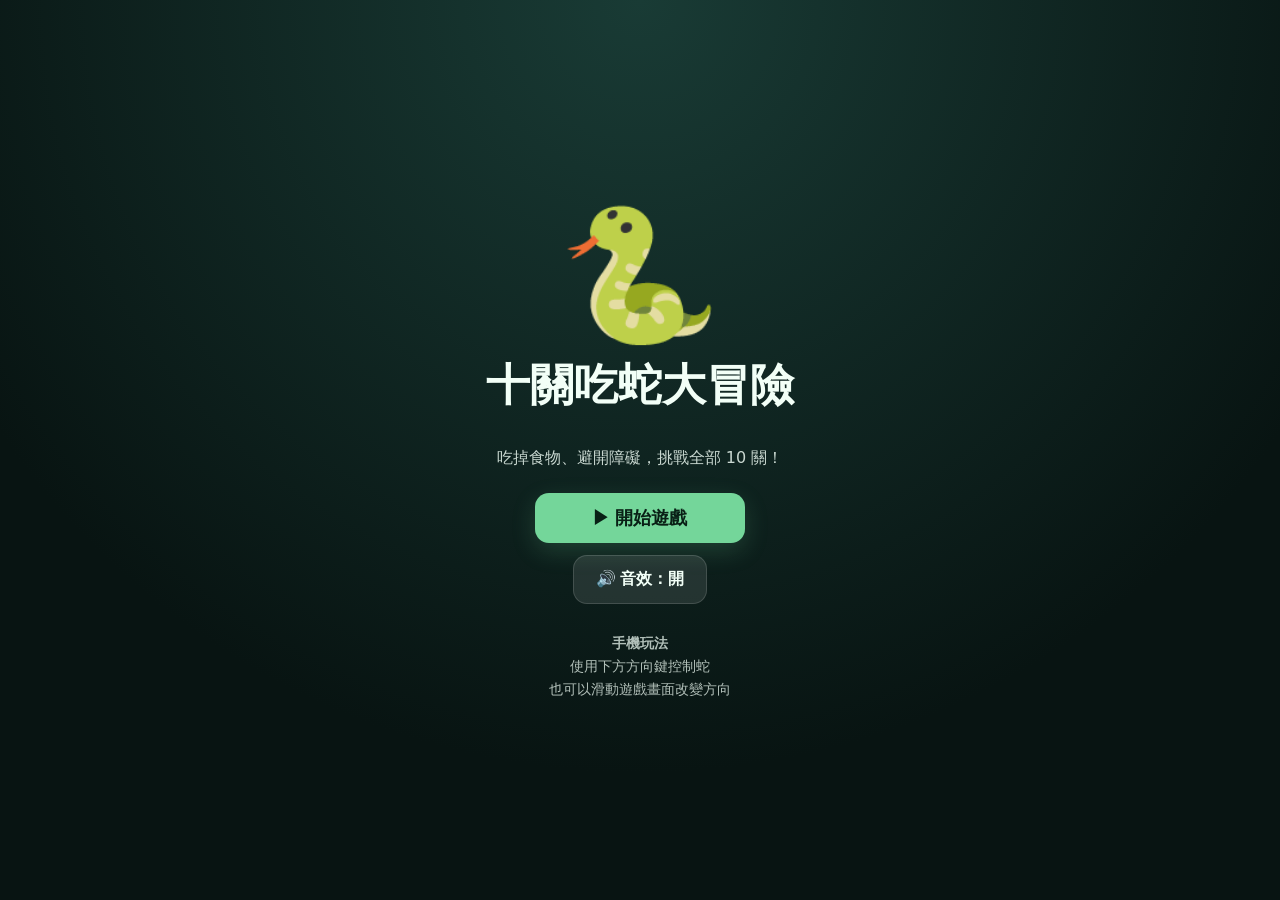
<file: index.html>
<!DOCTYPE html>
<html lang="zh-Hant">
<head>
  <meta charset="UTF-8">
  <meta name="viewport" content="width=device-width, initial-scale=1, maximum-scale=1, user-scalable=no, viewport-fit=cover">
  <meta name="theme-color" content="#081412">
  <title>🐍 十關吃蛇大冒險</title>
  <link rel="stylesheet" href="style.css">
</head>
<body>
  <main class="game-shell">
    <section id="startScreen" class="screen">
      <div class="snake-logo">🐍</div>
      <h1>十關吃蛇大冒險</h1>
      <p>吃掉食物、避開障礙，挑戰全部 10 關！</p>
      <button id="startGame" class="primary">▶ 開始遊戲</button>
      <button id="soundToggle" class="secondary">🔊 音效：開</button>
      <div class="howto">
        <b>手機玩法</b>
        <span>使用下方方向鍵控制蛇</span>
        <span>也可以滑動遊戲畫面改變方向</span>
      </div>
    </section>

    <section id="gameScreen" class="hidden">
      <h1>🐍 十關吃蛇大冒險</h1>
      <div class="hud">
        <span>關卡 <b id="level">1</b>/10</span>
        <span>分數 <b id="score">0</b></span>
        <span>目標 <b id="target">0/5</b></span>
        <span>速度 <b id="speed">1x</b></span>
      </div>

      <div class="canvas-wrap">
        <canvas id="game" width="600" height="600"></canvas>
        <div id="overlay" class="overlay hidden">
          <div id="overlayText"></div>
          <button id="overlayButton" class="primary">繼續</button>
        </div>
      </div>

      <div id="message" class="message">準備開始！</div>

      <div class="mobile-controls" aria-label="手機方向鍵">
        <button data-dir="up" class="dir up">▲</button>
        <div class="middle">
          <button data-dir="left" class="dir">◀</button>
          <button data-dir="down" class="dir">▼</button>
          <button data-dir="right" class="dir">▶</button>
        </div>
      </div>

      <div class="controls">
        <button id="pause">⏸ 暫停</button>
        <button id="restart">↻ 重新開始</button>
        <button id="backHome">⌂ 主選單</button>
      </div>
      <p class="hint">鍵盤：↑ ↓ ← → / WASD　｜　空白鍵：暫停</p>
    </section>
  </main>
  <script src="game.js"></script>
</body>
</html>
</file>
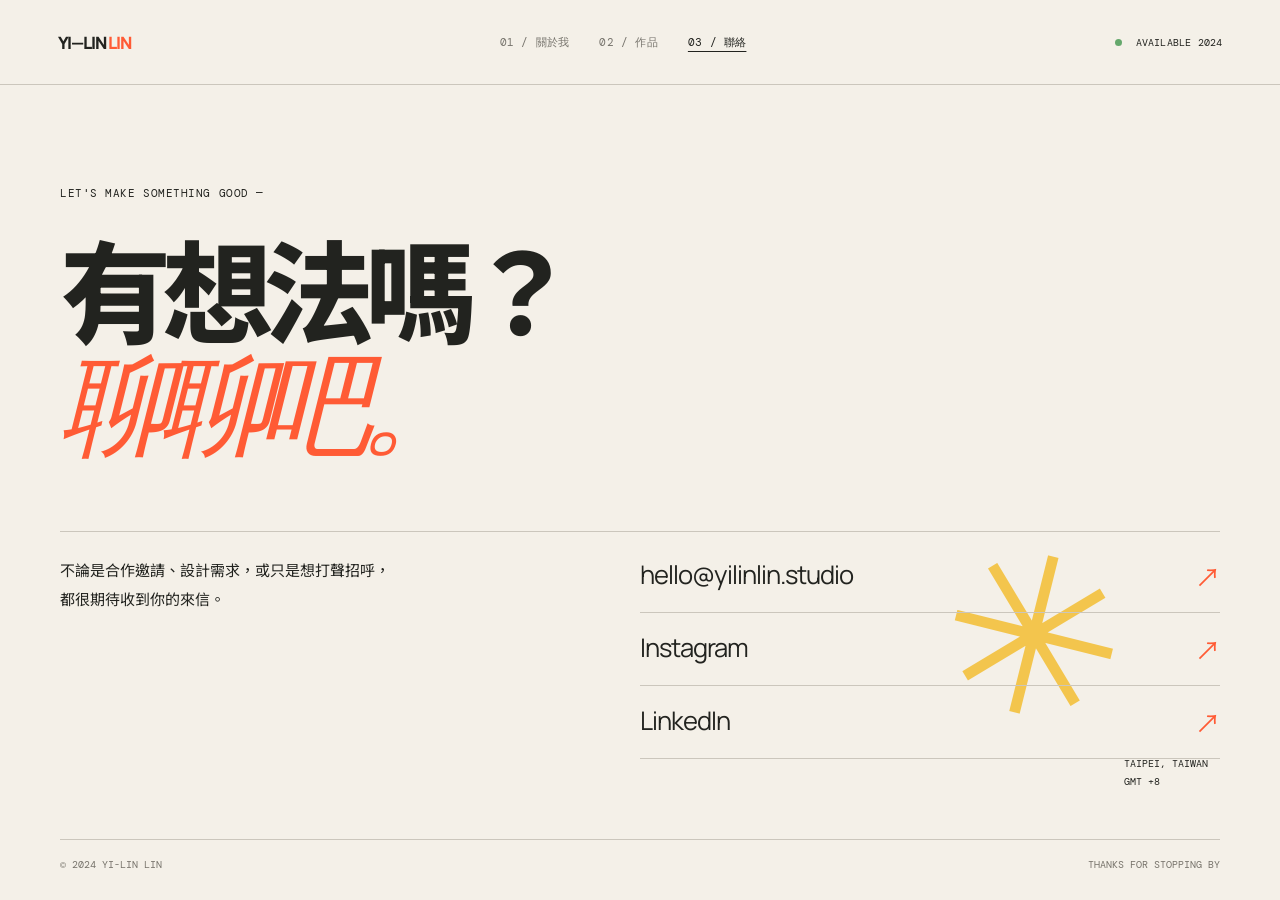
<file: contact.html>
<!doctype html>
<html lang="zh-Hant">
  <head>
    <meta charset="UTF-8" /><meta name="viewport" content="width=device-width, initial-scale=1.0" />
    <title>聯絡 — YI-LIN LIN</title>
    <link rel="preconnect" href="https://fonts.googleapis.com" /><link rel="preconnect" href="https://fonts.gstatic.com" crossorigin />
    <link href="https://fonts.googleapis.com/css2?family=DM+Mono:wght@400;500&family=Manrope:wght@400;500;600;700;800&family=Noto+Sans+TC:wght@400;500;600;700;800&display=swap" rel="stylesheet" />
    <link rel="stylesheet" href="styles.css" />
  </head>
  <body class="contact-body">
    <header class="site-header"><a class="brand" href="index.html">YI—LIN <span>LIN</span></a><nav aria-label="主要導覽"><a href="index.html">01 / 關於我</a><a href="work.html">02 / 作品</a><a class="active" href="contact.html">03 / 聯絡</a></nav><span class="availability"><i></i> AVAILABLE 2024</span></header>
    <main class="contact page-wrap">
      <p class="eyebrow">LET'S MAKE SOMETHING GOOD —</p>
      <h1>有想法嗎？<br /><span>聊聊吧。</span></h1>
      <div class="contact-grid">
        <p class="contact-intro">不論是合作邀請、設計需求，或只是想打聲招呼，都很期待收到你的來信。</p>
        <div class="contact-links"><a href="mailto:hello@yilinlin.studio">hello@yilinlin.studio <b>↗</b></a><a href="#instagram">Instagram <b>↗</b></a><a href="#linkedin">LinkedIn <b>↗</b></a></div>
      </div>
      <div class="big-star" aria-hidden="true">✳</div>
      <p class="location">TAIPEI, TAIWAN<br />GMT +8</p>
    </main>
    <footer><span>© 2024 YI-LIN LIN</span><span>THANKS FOR STOPPING BY</span></footer>
  </body>
</html>
</file>
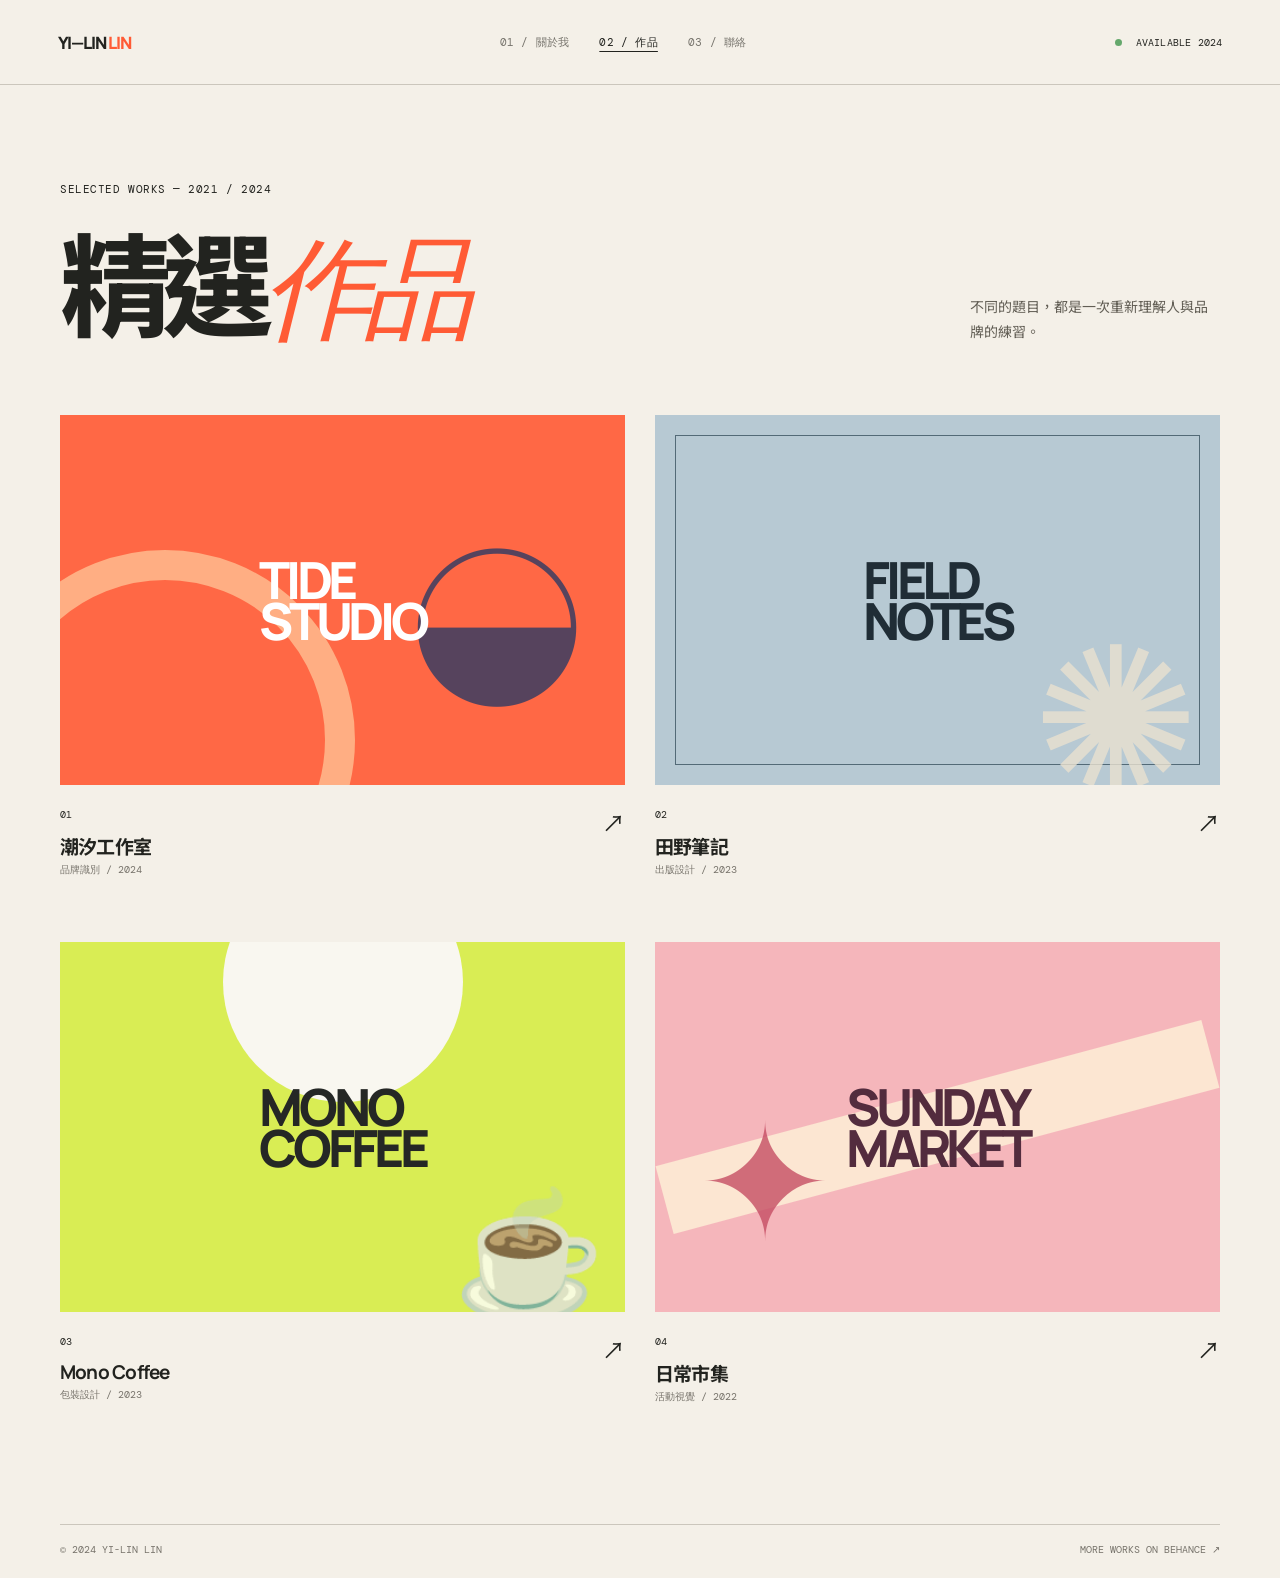
<file: work.html>
<!doctype html>
<html lang="zh-Hant">
  <head>
    <meta charset="UTF-8" /><meta name="viewport" content="width=device-width, initial-scale=1.0" />
    <title>作品 — YI-LIN LIN</title>
    <link rel="preconnect" href="https://fonts.googleapis.com" /><link rel="preconnect" href="https://fonts.gstatic.com" crossorigin />
    <link href="https://fonts.googleapis.com/css2?family=DM+Mono:wght@400;500&family=Manrope:wght@400;500;600;700;800&family=Noto+Sans+TC:wght@400;500;600;700;800&display=swap" rel="stylesheet" />
    <link rel="stylesheet" href="styles.css" />
  </head>
  <body>
    <header class="site-header"><a class="brand" href="index.html">YI—LIN <span>LIN</span></a><nav aria-label="主要導覽"><a href="index.html">01 / 關於我</a><a class="active" href="work.html">02 / 作品</a><a href="contact.html">03 / 聯絡</a></nav><span class="availability"><i></i> AVAILABLE 2024</span></header>
    <main class="page-wrap works-page">
      <p class="eyebrow">SELECTED WORKS — 2021 / 2024</p>
      <div class="works-heading"><h1>精選<span>作品</span></h1><p>不同的題目，都是一次重新理解人與品牌的練習。</p></div>
      <section class="works-grid">
        <a class="project project-orange" href="#project-tide"><div class="project-art art-tide"><span>TIDE<br />STUDIO</span><i>◒</i></div><div class="project-meta"><b>01</b><h2>潮汐工作室</h2><p>品牌識別 / 2024</p><em>↗</em></div></a>
        <a class="project project-blue" href="#project-field"><div class="project-art art-field"><span>FIELD<br />NOTES</span><i>✺</i></div><div class="project-meta"><b>02</b><h2>田野筆記</h2><p>出版設計 / 2023</p><em>↗</em></div></a>
        <a class="project project-lime" href="#project-mono"><div class="project-art art-mono"><span>MONO<br />COFFEE</span><i>☕</i></div><div class="project-meta"><b>03</b><h2>Mono Coffee</h2><p>包裝設計 / 2023</p><em>↗</em></div></a>
        <a class="project project-pink" href="#project-sunday"><div class="project-art art-sunday"><span>SUNDAY<br />MARKET</span><i>✦</i></div><div class="project-meta"><b>04</b><h2>日常市集</h2><p>活動視覺 / 2022</p><em>↗</em></div></a>
      </section>
    </main>
    <footer><span>© 2024 YI-LIN LIN</span><span>MORE WORKS ON BEHANCE ↗</span></footer>
  </body>
</html>
</file>
<file: style.css>
* { box-sizing: border-box; }

html, body {
  margin: 0;
  min-height: 100%;
  background: radial-gradient(circle at top, #193b35, #081412 70%);
}

body {
  min-height: 100vh;
  color: #f2fff7;
  font-family: system-ui, -apple-system, BlinkMacSystemFont, "Segoe UI", sans-serif;
  display: grid;
  place-items: center;
  overscroll-behavior: none;
  touch-action: manipulation;
}

button {
  -webkit-tap-highlight-color: transparent;
  user-select: none;
  touch-action: manipulation;
}

.game-shell {
  width: min(94vw, 720px);
  text-align: center;
  padding: max(16px, env(safe-area-inset-top)) 16px max(18px, env(safe-area-inset-bottom));
}

h1 {
  margin: 0 0 14px;
  font-size: clamp(26px, 7vw, 44px);
}

.hidden { display: none !important; }

.screen {
  min-height: 90vh;
  display: flex;
  flex-direction: column;
  justify-content: center;
  align-items: center;
}

.snake-logo {
  font-size: clamp(70px, 20vw, 130px);
  animation: float 1.8s ease-in-out infinite;
}

@keyframes float {
  50% { transform: translateY(-10px) rotate(3deg); }
}

.screen h1 { margin-top: 4px; }
.screen p { opacity: .82; max-width: 420px; line-height: 1.6; }

.primary, .secondary, .controls button {
  border: 0;
  border-radius: 14px;
  padding: 13px 22px;
  margin: 6px;
  font-size: 16px;
  font-weight: 800;
  cursor: pointer;
  background: #74d69a;
  color: #092016;
}

.secondary, .controls button {
  background: rgba(255,255,255,.10);
  color: #f2fff7;
  border: 1px solid rgba(255,255,255,.14);
}

.primary {
  min-width: 210px;
  font-size: 18px;
  box-shadow: 0 8px 24px rgba(116,214,154,.18);
}

button:active { transform: scale(.96); }

.howto {
  margin-top: 25px;
  display: flex;
  flex-direction: column;
  gap: 5px;
  opacity: .72;
  font-size: 14px;
}

.hud {
  display: grid;
  grid-template-columns: repeat(4, 1fr);
  gap: 7px;
  margin-bottom: 10px;
}

.hud span {
  background: rgba(255,255,255,.08);
  border: 1px solid rgba(255,255,255,.11);
  border-radius: 10px;
  padding: 9px 4px;
  font-size: 14px;
}

.canvas-wrap {
  position: relative;
  width: min(92vw, 600px);
  margin: auto;
}

canvas {
  display: block;
  width: 100%;
  height: auto;
  aspect-ratio: 1;
  background: #0b1715;
  border: 3px solid #74d69a;
  border-radius: 14px;
  box-shadow: 0 18px 50px rgba(0,0,0,.35);
  touch-action: none;
}

.overlay {
  position: absolute;
  inset: 0;
  display: grid;
  place-items: center;
  align-content: center;
  gap: 12px;
  background: rgba(0,0,0,.58);
  border-radius: 14px;
  backdrop-filter: blur(3px);
}

.overlay #overlayText {
  font-size: clamp(22px, 6vw, 34px);
  font-weight: 900;
  padding: 20px;
  white-space: pre-line;
}

.message {
  min-height: 27px;
  margin: 8px 0 4px;
  color: #a9ffd0;
  font-weight: 750;
}

.mobile-controls {
  margin: 4px auto 5px;
  width: min(260px, 72vw);
  display: flex;
  flex-direction: column;
  align-items: center;
}

.mobile-controls .middle {
  display: flex;
  gap: 7px;
}

.dir {
  width: 64px;
  height: 52px;
  border-radius: 13px;
  border: 1px solid rgba(255,255,255,.15);
  background: rgba(255,255,255,.11);
  color: #fff;
  font-size: 25px;
  font-weight: 900;
}

.dir.up { margin-bottom: 7px; }

.controls {
  display: flex;
  justify-content: center;
  flex-wrap: wrap;
  margin-top: 3px;
}

.controls button {
  padding: 9px 13px;
  font-size: 14px;
  margin: 4px;
}

.hint {
  opacity: .58;
  font-size: 12px;
  margin: 3px 0;
}

@media (min-width: 700px) {
  .mobile-controls { display: none; }
}

@media (max-height: 750px) and (max-width: 700px) {
  .game-shell { padding-top: 8px; }
  h1 { margin-bottom: 7px; }
  .hud span { padding: 6px 2px; }
  .message { margin: 3px 0; min-height: 22px; }
  .dir { height: 45px; width: 58px; }
  .controls button { padding: 7px 10px; }
}
</file>
<file: styles.css>
:root{--ink:#22231f;--paper:#f4f0e8;--orange:#ff5b35;--line:#cbc6bc;--mono:'DM Mono',monospace;--sans:'Manrope','Noto Sans TC',sans-serif}*{box-sizing:border-box}html{scroll-behavior:smooth}body{margin:0;background:var(--paper);color:var(--ink);font-family:var(--sans)}.site-header{height:85px;border-bottom:1px solid var(--line);display:flex;align-items:center;padding:0 4.5vw;gap:30px}.brand{font-size:17px;line-height:1;font-weight:800;letter-spacing:-1px;text-decoration:none;color:var(--ink);white-space:nowrap}.brand span{color:var(--orange)}nav{display:flex;gap:30px;margin:auto}nav a{color:#77746d;font:11px var(--mono);letter-spacing:.02em;text-decoration:none}nav a.active,nav a:hover{color:var(--ink);text-decoration:underline;text-underline-offset:5px}.availability{font:10px var(--mono);letter-spacing:.02em}.availability i{display:inline-block;width:7px;height:7px;border-radius:50%;background:#65a86c;margin-right:7px}.page-wrap{width:min(1160px,91vw);margin:auto}.hero{min-height:calc(100vh - 85px);padding:9.3vh 0 5vh;display:flex;flex-direction:column}.eyebrow,.section-label{font:11px var(--mono);letter-spacing:.05em}.hero-title{display:grid;grid-template-columns:1fr 255px;align-items:end;margin:auto 0}.hero h1,.works-heading h1,.contact h1{font-size:clamp(57px,8.7vw,128px);line-height:.98;letter-spacing:-.085em;margin:0;font-weight:800}.hero h1 span,.works-heading h1 span,.contact h1 span{color:var(--orange);font-style:italic;font-family:Georgia,serif;font-weight:400;letter-spacing:-.1em}.intro{font-size:15px;line-height:1.85;margin:0 0 8px;color:#4c4b46}.hero-bottom{display:flex;align-items:end;margin-top:auto;padding-top:75px}.round-link{width:110px;height:110px;background:var(--orange);border-radius:50%;display:flex;flex-direction:column;justify-content:center;align-items:center;color:#fff;text-decoration:none;font-size:12px;font-weight:700;transition:transform .25s}.round-link:hover{transform:rotate(-10deg) scale(1.06)}.round-link b{font-size:22px;font-weight:400}.scroll-note{margin:0 auto;font:10px var(--mono);color:#6c6961}.scroll-note span{font-size:16px;margin-left:10px}.scribble{font-size:64px;line-height:1;color:#f2bf4e;transform:rotate(17deg)}.about{border-top:1px solid var(--line);padding:110px 0 120px;display:grid;grid-template-columns:1fr 2fr 1fr;gap:30px}.about-copy{max-width:520px}.about-copy .lead{font-size:29px;font-weight:700;line-height:1.45;margin:0 0 27px;letter-spacing:-.04em}.about-copy p:not(.lead){font-size:15px;line-height:2;color:#5c5952;margin:0}.text-link{display:inline-block;margin-top:35px;color:var(--ink);font-size:13px;font-weight:700;text-decoration:none;border-bottom:1px solid;padding-bottom:4px}.text-link span{margin-left:13px}.fact-card{border-left:1px solid var(--line);padding-left:24px;margin:0}.fact-card p{font:10px var(--mono);margin:0 0 7px;color:#827e76}.fact-card strong{font:11px var(--mono);display:block;margin-bottom:27px}footer{width:min(1160px,91vw);border-top:1px solid var(--line);margin:auto;padding:18px 0 22px;display:flex;justify-content:space-between;font:10px var(--mono);color:#77736b}.works-page{padding:9.5vh 0 120px}.works-heading{display:flex;align-items:end;justify-content:space-between;margin:35px 0 70px}.works-heading p{width:250px;font-size:14px;line-height:1.8;color:#625e55;margin:0}.works-grid{display:grid;grid-template-columns:repeat(2,1fr);gap:65px 30px}.project{text-decoration:none;color:var(--ink)}.project-art{height:370px;position:relative;overflow:hidden;display:flex;align-items:center;justify-content:center;transition:transform .3s}.project:hover .project-art{transform:scale(.98)}.project-art span{font-size:clamp(30px,4vw,53px);font-weight:800;line-height:.8;letter-spacing:-.08em;z-index:1}.project-art i{font-style:normal;position:absolute;opacity:.8}.art-tide{background:#ff6845;color:#fff}.art-tide:before{content:'';position:absolute;width:320px;height:320px;border:30px solid #ffae83;border-radius:50%;left:-85px;bottom:-145px}.art-tide i{font-size:180px;right:38px;top:72px;color:#2d3b64}.art-field{background:#b7c9d3;color:#202d36}.art-field:before{content:'';position:absolute;inset:20px;border:1px solid #536a77}.art-field i{font-size:200px;right:20px;bottom:-65px;color:#e9e1d0}.art-mono{background:#d9ed54;color:#252725}.art-mono:before{content:'';position:absolute;width:240px;height:240px;background:#f9f7f0;border-radius:50%;top:-80px;left:50%;transform:translateX(-50%)}.art-mono i{font-size:122px;bottom:-22px;right:20px}.art-sunday{background:#f5b6bb;color:#532c3e}.art-sunday:before{content:'';position:absolute;width:100%;height:70px;background:#fce6d2;transform:rotate(-15deg)}.art-sunday i{font-size:160px;left:43px;bottom:25px;color:#c64e64}.project-meta{position:relative;padding-top:16px}.project-meta b,.project-meta p{font:10px var(--mono)}.project-meta h2{font-size:19px;margin:9px 0 3px;letter-spacing:-.04em}.project-meta p{margin:0;color:#77736b}.project-meta em{font-size:23px;font-style:normal;position:absolute;right:0;top:20px}.contact{min-height:calc(100vh - 146px);padding:10vh 0 6vh;position:relative;overflow:hidden}.contact h1{margin:38px 0 70px}.contact-grid{display:grid;grid-template-columns:1fr 1fr;border-top:1px solid var(--line);padding-top:25px;position:relative;z-index:1}.contact-intro{max-width:335px;line-height:1.9;font-size:15px;margin:0}.contact-links{display:flex;flex-direction:column}.contact-links a{font-size:clamp(18px,2vw,26px);letter-spacing:-.04em;color:var(--ink);text-decoration:none;padding:0 0 17px;margin-bottom:17px;border-bottom:1px solid var(--line);display:flex;justify-content:space-between}.contact-links b{font-weight:400;color:var(--orange)}.big-star{position:absolute;right:8%;bottom:13%;color:#f3c54d;font-size:220px;line-height:1;transform:rotate(14deg)}.location{font:10px var(--mono);line-height:1.8;position:absolute;right:1%;bottom:5%;z-index:1}@media(max-width:700px){.site-header{height:auto;min-height:70px;padding:17px 4.5vw}.availability{display:none}nav{gap:14px;margin-left:auto}.hero{min-height:calc(100vh - 70px)}.hero-title{display:block;margin:auto 0}.hero h1{font-size:17vw}.intro{max-width:280px;margin-top:25px}.about{display:block;padding:70px 0}.about-copy{margin:34px 0 55px}.fact-card{border-left:0;border-top:1px solid var(--line);padding:24px 0 0}.works-heading{display:block;margin:30px 0 45px}.works-heading p{margin-top:25px}.works-grid{grid-template-columns:1fr;gap:45px}.project-art{height:300px}.contact-grid{grid-template-columns:1fr;gap:50px}.contact h1{margin:30px 0 55px;font-size:17vw}.big-star{font-size:130px;right:3%;bottom:8%}.location{position:static;margin-top:70px}footer{font-size:9px}.scribble{font-size:50px}}
</file>
